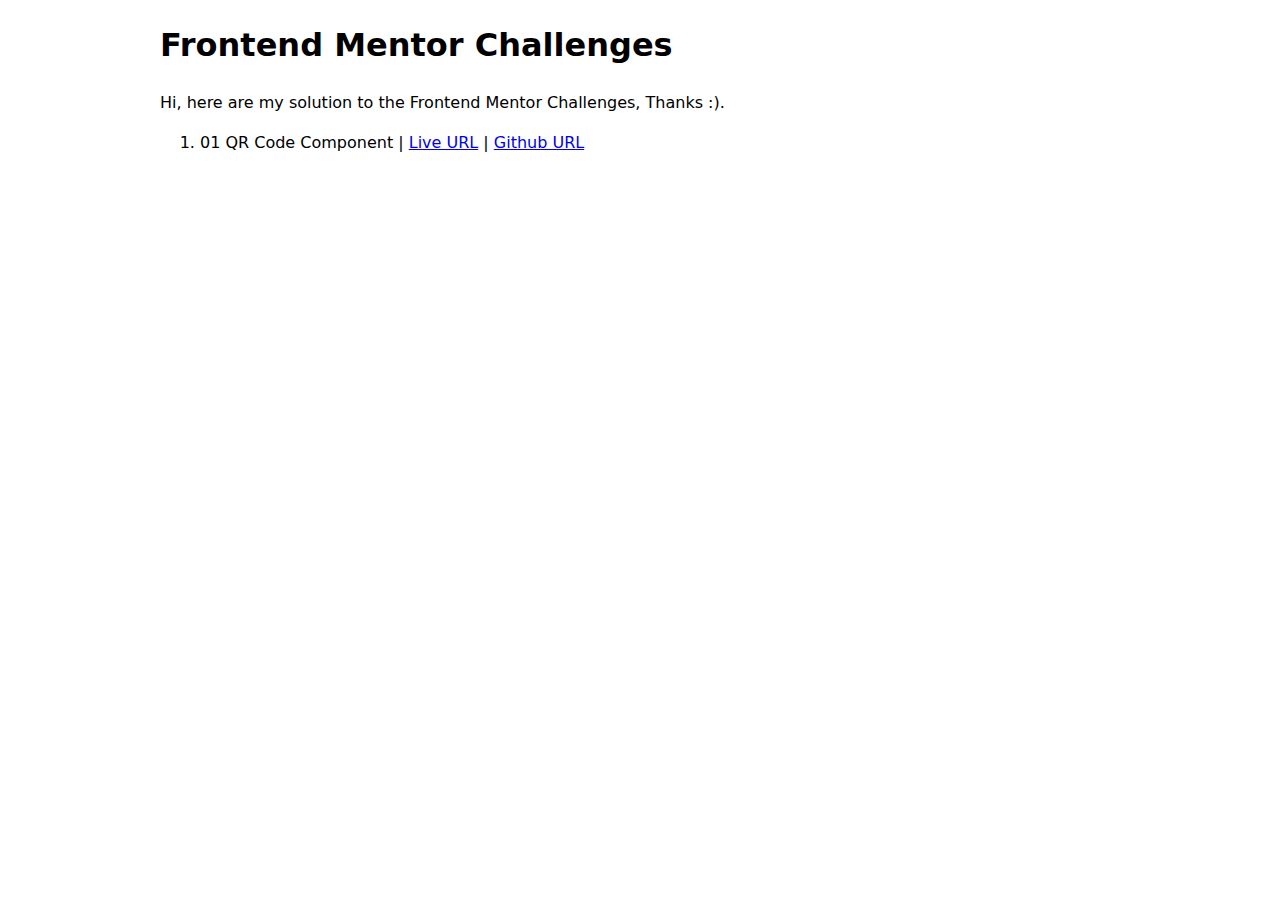
<file: index.html>
<!doctype html>
<html lang="en">
  <head>
    <meta charset="UTF-8" />
    <meta
      name="viewport"
      content="width=device-width, initial-scale=1.0"
    />
    <title>Shwetank | Frontend Mentor Challenges</title>
    <style>
      body {
        font-family: system-ui;
        max-width: 960px;
        margin: auto;
        line-height: 1.5;
        height: 100dvh;
      }
    </style>
  </head>
  <body>
    <h1>Frontend Mentor Challenges</h1>
    <p>
      Hi, here are my solution to the Frontend Mentor Challenges, Thanks :).
    </p>
    <ol>
      <li>
        <p>
          01 QR Code Component |
          <a href="./01-qr-code-component-main/index.html">Live URL</a>
          |
          <a
            href="https://github.com/shwetank-dev/frontend-mentor-challenges/tree/main/01-qr-code-component-main"
          >
            Github URL
          </a>
        </p>
      </li>
    </ol>
  </body>
</html>
</file>
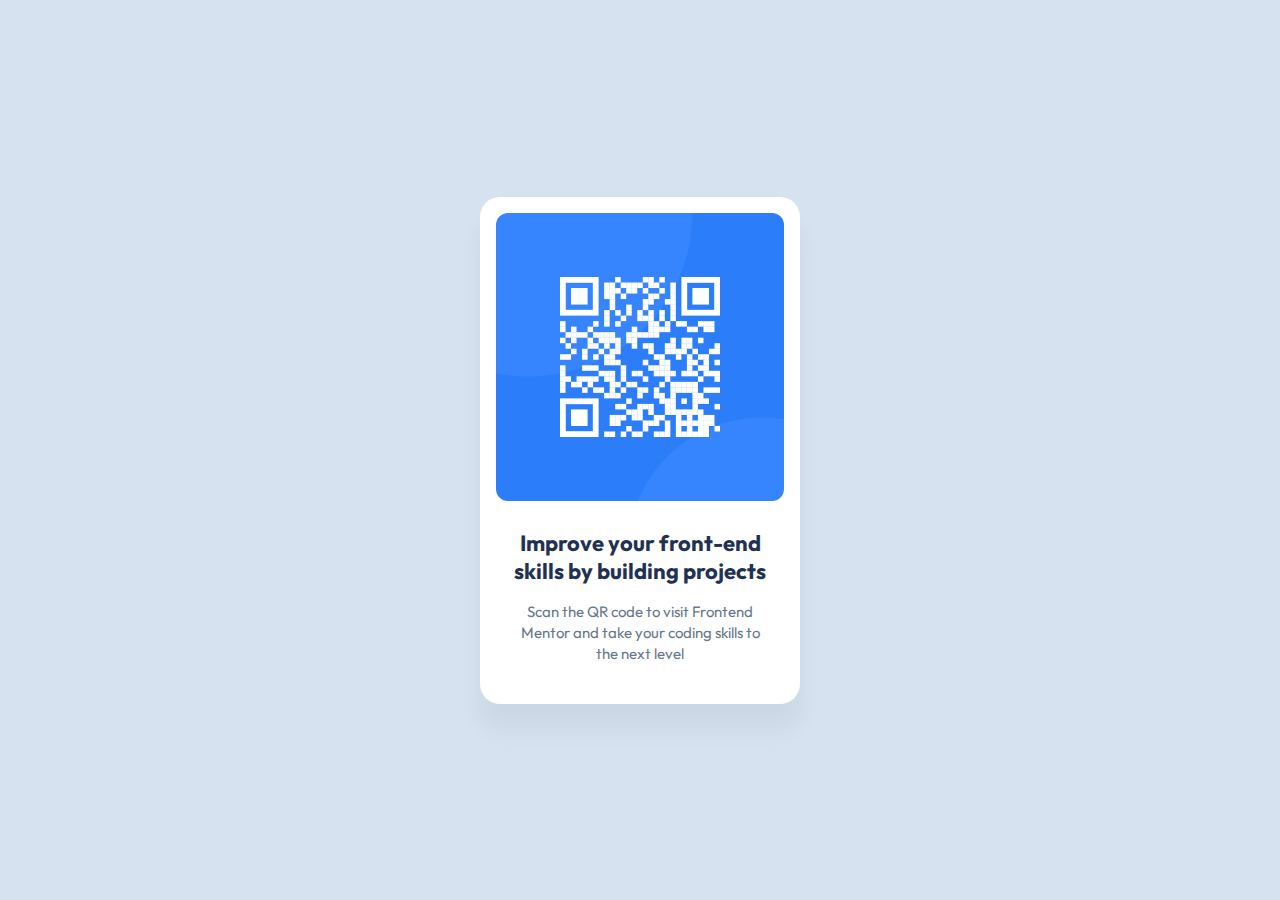
<file: 01-qr-code-component-main/index.html>
<!doctype html>
<html lang="en">
  <head>
    <meta charset="UTF-8" />
    <meta
      name="viewport"
      content="width=device-width, initial-scale=1.0"
    />
    <link
      rel="preconnect"
      href="https://fonts.googleapis.com"
    />
    <link
      rel="preconnect"
      href="https://fonts.gstatic.com"
      crossorigin
    />
    <link
      href="https://fonts.googleapis.com/css2?family=Outfit:wght@400;700&display=swap"
      rel="stylesheet"
    />

    <link
      rel="icon"
      type="image/png"
      sizes="32x32"
      href="./images/favicon-32x32.png"
    />
    <link
      rel="stylesheet"
      href="./public/styles.css"
    />
    <title>Frontend Mentor | QR code component</title>
  </head>
  <body>
    <main class="container">
      <figure class="qr-card">
        <img
          src="./images/image-qr-code.png"
          alt="QR Code that links to Frontend Mentor"
          height="288"
          width="288"
          class="qr-card__img"
        />
        <figcaption>
          <h1 class="qr-card__heading">
            Improve your front-end skills by building projects
          </h1>
          <p class="qr-card__text">
            Scan the QR code to visit Frontend Mentor and take your coding
            skills to the next level
          </p>
        </figcaption>
      </figure>
    </main>
  </body>
</html>
</file>
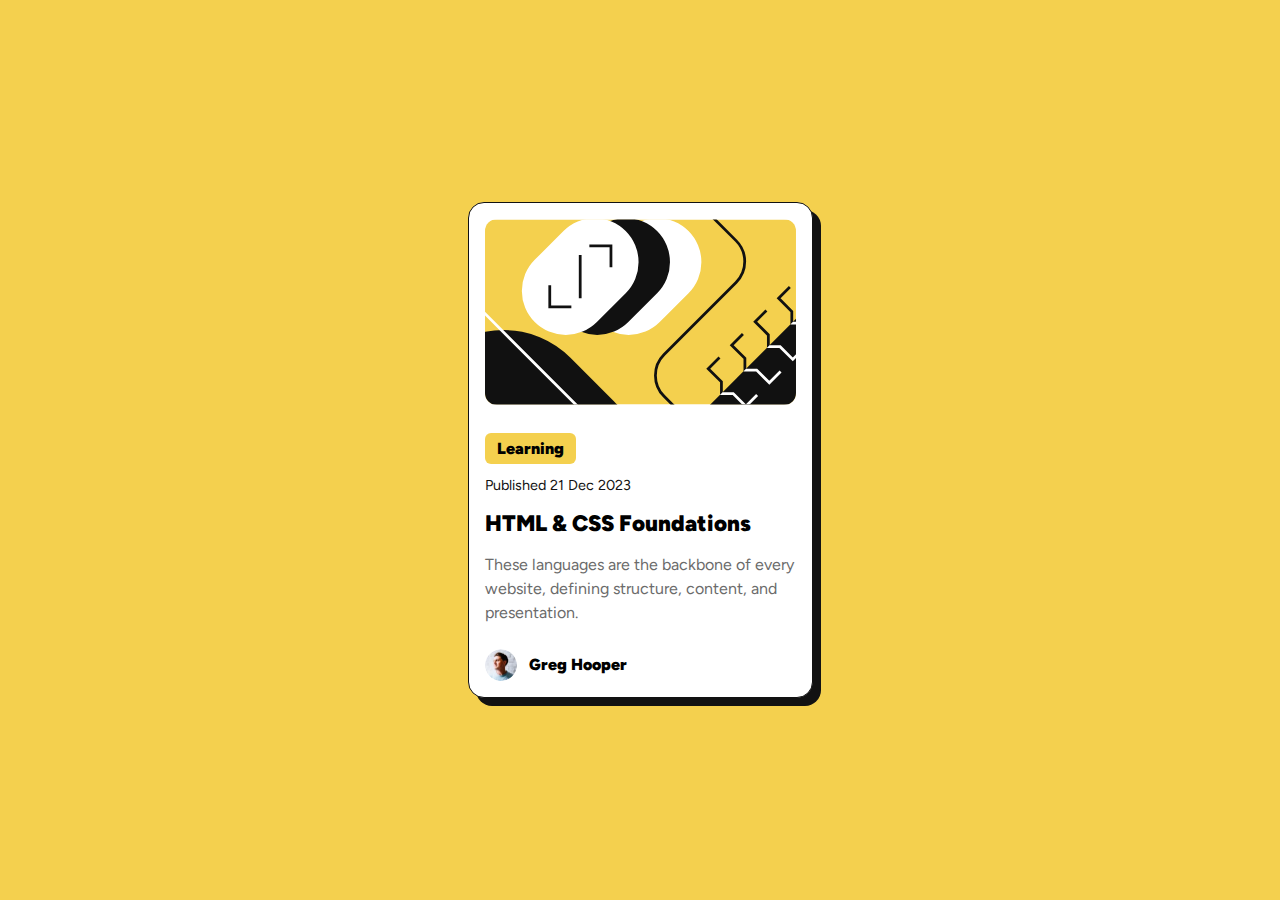
<file: 02-blog-preview-card/index.html>
<!doctype html>
<html lang="en">
  <head>
    <meta charset="UTF-8" />
    <meta
      name="viewport"
      content="width=device-width, initial-scale=1.0"
    />
    <link
      rel="icon"
      type="image/png"
      sizes="32x32"
      href="./assets/images/favicon-32x32.png"
    />
    <link
      rel="stylesheet"
      href="styles.css"
    />
    <link
      rel="preconnect"
      href="https://fonts.googleapis.com"
    />
    <link
      rel="preconnect"
      href="https://fonts.gstatic.com"
      crossorigin
    />
    <link
      href="https://fonts.googleapis.com/css2?family=Figtree:ital,wght@0,300..900;1,300..900&display=swap"
      rel="stylesheet"
    />

    <title>Frontend Mentor | Blog preview card</title>
  </head>
  <body>
    <main>
      <article class="blog-card">
        <img
          src="./assets/images/illustration-article.svg"
          alt=""
          loading="lazy"
          width="335"
          height="200"
          class="blog-card__img"
        />

        <p class="blog-card__pill">Learning</p>

        <p class="blog-card__date">
          Published
          <time datetime="2023-12-21">21 Dec 2023</time>
        </p>

        <h1 class="blog-card__heading">
          <a href="#">HTML & CSS Foundations</a>
        </h1>

        <p class="blog-card__text">
          These languages are the backbone of every website, defining structure,
          content, and presentation.
        </p>

        <figure class="blog-card__footer">
          <img
            src="./assets/images/image-avatar.webp"
            alt="Greg Hooper"
            width="30"
            height="30"
            class="blog-card__footer-avatar"
          />
          <figcaption class="blog-card__footer-name">Greg Hooper</figcaption>
        </figure>
      </article>
    </main>
  </body>
</html>
</file>
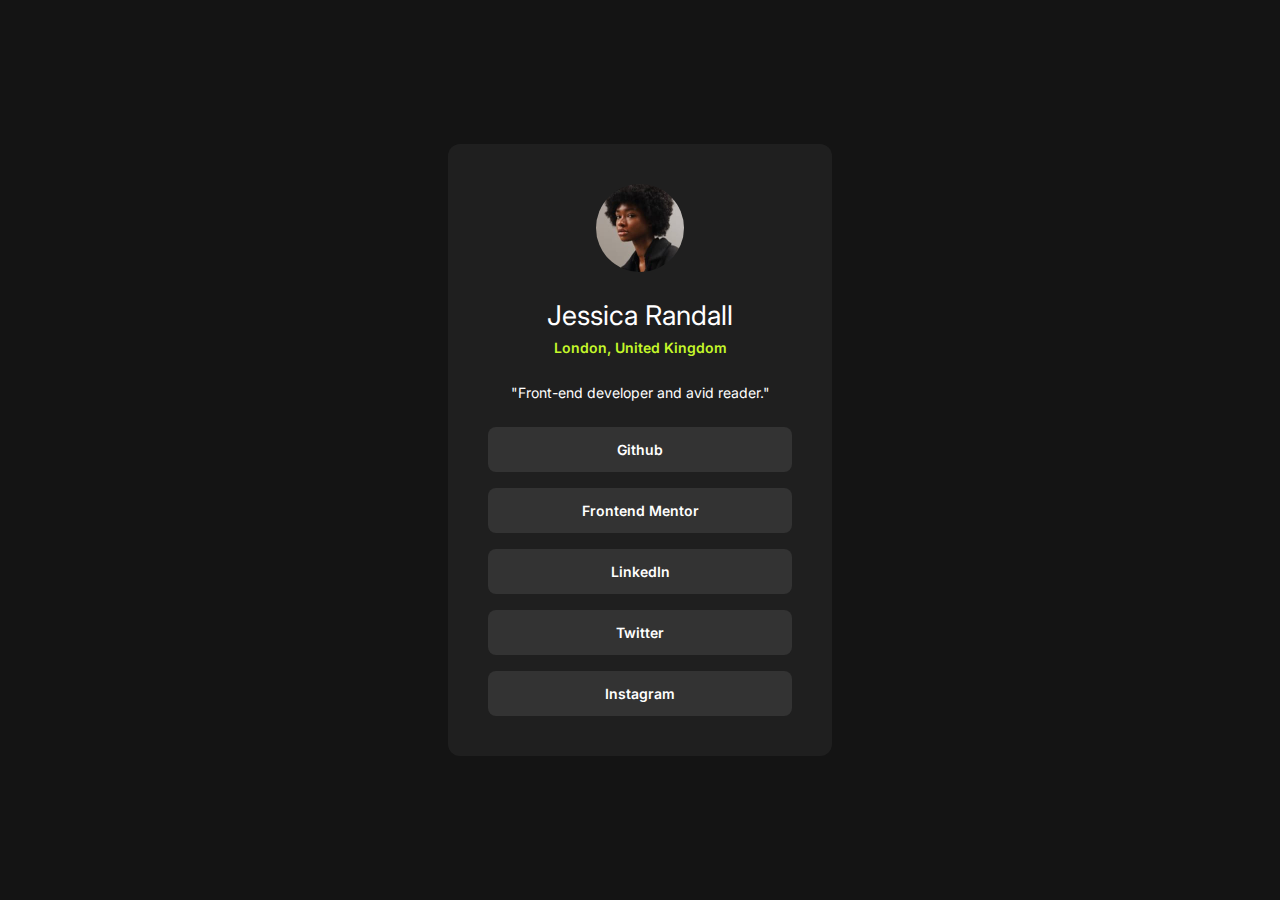
<file: 03-social-links-profile/index.html>
<!doctype html>
<html lang="en">
  <head>
    <meta charset="UTF-8" />
    <meta
      name="viewport"
      content="width=device-width, initial-scale=1.0"
    />
    <!-- displays site properly based on user's device -->

    <link
      rel="icon"
      type="image/png"
      sizes="32x32"
      href="./assets/images/favicon-32x32.png"
    />
    <link
      rel="stylesheet"
      href="styles.css"
    />

    <title>Frontend Mentor | Social links profile</title>
  </head>
  <body>
    <main>
      <article class="profile-card">
        <img
          src="./assets/images/avatar-jessica.jpeg"
          alt="Avatar of Jessica"
          width="88"
          height="88"
          class="profile-card__avatar"
        />
        <div class="profile-card__about-container">
          <h1 class="profile-card__name">Jessica Randall</h1>
          <p class="profile-card__address">London, United Kingdom</p>
        </div>
        <p class="profile-card__about-text">
          "Front-end developer and avid reader."
        </p>
        <ul class="profile-card__links">
          <li>
            <a
              class="profile-card__link"
              href="#"
            >
              Github
            </a>
          </li>
          <li>
            <a
              class="profile-card__link"
              href="#"
            >
              Frontend Mentor
            </a>
          </li>
          <li>
            <a
              class="profile-card__link"
              href="#"
            >
              LinkedIn
            </a>
          </li>
          <li>
            <a
              class="profile-card__link"
              href="#"
            >
              Twitter
            </a>
          </li>
          <li>
            <a
              class="profile-card__link"
              href="#"
            >
              Instagram
            </a>
          </li>
        </ul>
      </article>
    </main>
  </body>
</html>
</file>
<file: 01-qr-code-component-main/public/styles.css>
:root {
  --slate-300: hsl(212, 45%, 89%);
  --slate-500: hsl(216, 15%, 48%);
  --slate-900: hsl(218, 44%, 22%);
}

* {
  box-sizing: border-box;
  margin: 0;
  padding: 0;
}

body {
  height: 100dvh;
  font-family: 'Outfit', sans-serif;
  font-size: 15px;
}

.container {
  display: flex;
  justify-content: center;
  align-items: center;
  height: 100%;
  background-color: var(--slate-300);
}

.qr-card {
  background-color: white;
  width: 320px;
  padding: 16px;
  border-radius: 20px;
  text-align: center;
  box-shadow: 0 25px 25px rgba(0, 0, 0, 0.05);
}

.qr-card__img {
  width: 100%;
  height: auto;
  border-radius: 12px;
}

.qr-card__heading {
  font-size: 1.375rem;
  font-weight: 700;
  color: var(--slate-900);
  margin: 24px 0 16px;
}

.qr-card__text {
  font-size: 0.9375rem;
  font-weight: 400;
  color: var(--slate-500);
  line-height: 1.4;
  margin: 0 16px 24px;
}
</file>
<file: 02-blog-preview-card/styles.css>
@import url('https://fonts.googleapis.com/css2?family=Figtree:ital,wght@0,300..900;1,300..900&display=swap');

:root {
  --color-yellow: hsl(47, 88%, 63%);
  --color-white: hsl(0, 0%, 100%);
  --gray-500: hsl(0, 0%, 42%);
  --gray-950: hsl(0, 0%, 7%);

  --font-base: 16px;
  --font-weight-medium: 500;
  --font-weight-extra-bold: 900;

  --radius-lg: 1rem;
  --radius-md: 12px;
}

* {
  box-sizing: border-box;
  padding: 0;
  margin: 0;
}

body {
  height: 100dvh;
  background-color: var(--color-yellow);
  font-family: 'Figtree', system-ui;
  font-size: var(--font-base);
  display: flex;
  justify-content: center;
  align-items: center;
}

.blog-card {
  width: min(345px, 90vw);
  background-color: var(--color-white);
  border: 1px solid var(--gray-950);
  padding: 1rem;
  border-radius: var(--radius-lg);
  box-shadow: 8px 8px 0 var(--gray-950);
}

.blog-card__img {
  width: 100%;
  height: auto;
  border-radius: var(--radius-md);
  margin-bottom: 1.5rem;
}

.blog-card__pill {
  display: inline-block;
  background-color: var(--color-yellow);
  padding: 0.35rem 0.75rem;
  border-radius: 6px;
  font-weight: var(--font-weight-extra-bold);
  margin-bottom: 0.75rem;
}

.blog-card__date {
  color: var(--gray-950);
  font-size: 0.9rem;
  margin-bottom: 1rem;
}

.blog-card__heading a {
  color: inherit;
  text-decoration: none;
}

.blog-card__heading {
  font-size: 1.4rem;
  font-weight: var(--font-weight-extra-bold);
  margin-bottom: 1rem;
  cursor: pointer;
}

.blog-card__heading:hover {
  color: var(--color-yellow);
}

.blog-card__text {
  color: var(--gray-500);
  line-height: 1.5;
  margin-bottom: 1.5rem;
}

.blog-card__footer {
  display: flex;
  align-items: center;
  gap: 0.75rem;
}

.blog-card__footer-avatar {
  width: 32px;
  height: 32px;
  border-radius: 50%;
}

.blog-card__footer-name {
  font-weight: var(--font-weight-extra-bold);
}
</file>
<file: 03-social-links-profile/styles.css>
@import url('https://fonts.googleapis.com/css2?family=Inter:wght@400;600;700&display=swap');

* {
  box-sizing: border-box;
  margin: 0;
  padding: 0;
}

:root {
  --color-bg: hsl(0, 0%, 8%);
  --color-surface: hsl(0, 0%, 12%);
  --color-primary: hsl(0, 0%, 20%);
  --color-secondary: hsl(75, 94%, 57%);
  --color-text: hsl(0, 0%, 100%);
  --base-font-size: 14px;
  --font-weight-normal: 400;
  --font-weight-md: 600;
  --font-weight-lg: 700;
}

body {
  font-family: 'Inter', sans-serif;
  color: var(--color-text);
  min-height: 100dvh;
  background-color: var(--color-bg);
  font-size: var(--base-font-size);
  line-height: 1.5;
  display: grid;
  place-items: center;
}

.profile-card {
  background-color: var(--color-surface);
  width: min(384px, 90vw);
  padding: 40px;
  text-align: center;
  border-radius: 12px;
  display: flex;
  flex-direction: column;
  align-items: center;
  gap: 24px;
}

.profile-card__avatar {
  border-radius: 50%;
  display: block;
}

.profile-card__name {
  font-size: 1.7rem;
  font-weight: var(--font-weight-normal);
}

.profile-card__address {
  font-style: normal;
  color: var(--color-secondary);
  font-weight: var(--font-weight-md);
}

.profile-card__links {
  display: flex;
  flex-direction: column;
  gap: 16px;
  list-style: none;
  width: 100%;
}

.profile-card__link {
  background-color: var(--color-primary);
  color: inherit;
  border-radius: 8px;
  text-decoration: none;
  display: block;
  width: 100%;
  height: 100%;
  padding-block: 12px;
  font-weight: var(--font-weight-md);
}

.profile-card__link:hover {
  background-color: var(--color-secondary);
  color: var(--color-bg);
}
</file>
